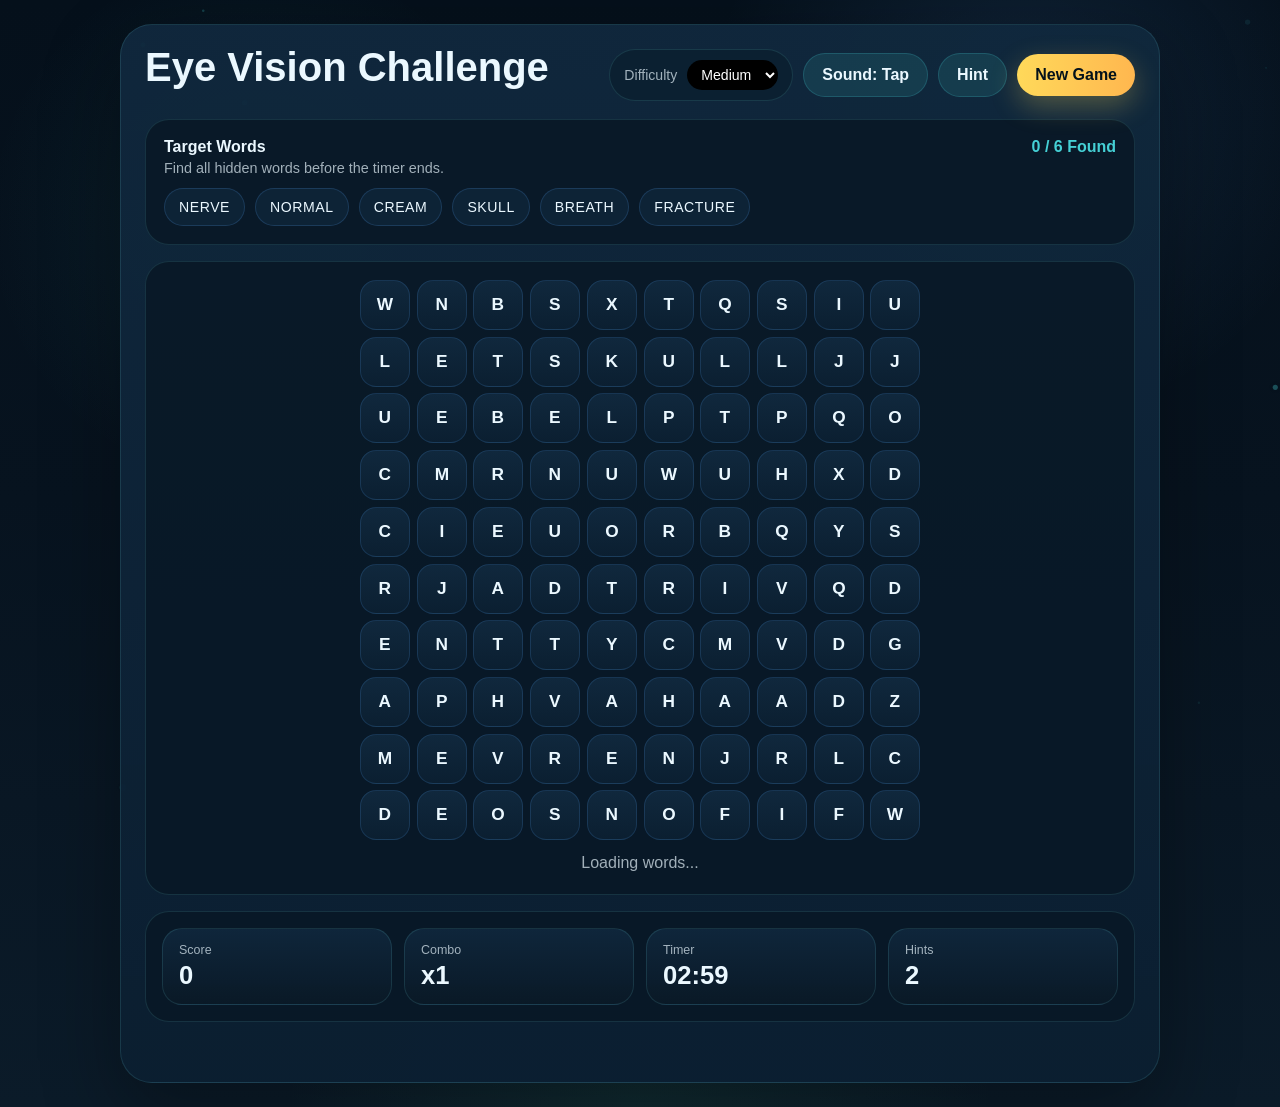
<file: index.html>
<!DOCTYPE html>
<html lang="en">
<head>
  <meta charset="UTF-8">
  <meta name="viewport" content="width=device-width, initial-scale=1.0">
  <title>Eye Vision Challenge</title>
  <link rel="stylesheet" href="style.css">
</head>
<body>
  <canvas id="particlesCanvas" class="particles-canvas" aria-hidden="true"></canvas>
  <main class="app-shell">
    <section class="game-card">
      <header class="hero-block">
        <div>
          <h1 class="game-title">Eye Vision Challenge</h1>
        </div>
        <div class="header-actions">
          <label class="select-wrap" for="difficultySelect">
            <span>Difficulty</span>
            <select id="difficultySelect">
              <option value="easy">Easy</option>
              <option value="medium" selected>Medium</option>
              <option value="hard">Hard</option>
            </select>
          </label>
          <button id="soundBtn" class="action-btn secondary" type="button" aria-pressed="true">Sound: On</button>
          <button id="hintBtn" class="action-btn secondary" type="button">Hint</button>
          <button id="newGameBtn" class="action-btn primary" type="button">New Game</button>
        </div>
      </header>
      <section class="word-panel">
        <div class="panel-heading">
          <div>
            <h2>Target Words</h2>
            <p>Find all hidden words before the timer ends.</p>
          </div>
          <div class="progress-meta">
            <span id="progressLabel">0 / 0 Found</span>
          </div>
        </div>
        <div id="wordList" class="word-list"></div>
      </section>
      <section class="board-panel">
        <div id="boardArea" class="board-area">
          <div id="selectionLine" class="selection-line" aria-hidden="true"></div>
          <div id="grid" class="word-grid" aria-label="Word finder grid"></div>
        </div>
        <div id="selectionPreview" class="selection-preview">Drag to select a word</div>
      </section>
      <section class="status-panel">
        <article class="status-card">
          <span class="status-label">Score</span>
          <strong id="scoreValue" class="status-value">0</strong>
        </article>
        <article class="status-card">
          <span class="status-label">Combo</span>
          <strong id="comboValue" class="status-value">x1</strong>
        </article>
        <article class="status-card">
          <span class="status-label">Timer</span>
          <strong id="timerValue" class="status-value">03:00</strong>
        </article>
        <article class="status-card">
          <span class="status-label">Hints</span>
          <strong id="hintValue" class="status-value">0</strong>
        </article>
      </section>
      <div id="toastMessage" class="toast-message" aria-live="polite"></div>
    </section>
  </main>
  <div id="gameOverModal" class="modal" aria-hidden="true">
    <div class="modal-backdrop"></div>
    <div class="modal-dialog" role="dialog" aria-modal="true" aria-labelledby="gameOverTitle">
      <h2 id="gameOverTitle">Game Over</h2>
      <p class="modal-copy">The timer has ended.</p>
      <div class="modal-stats">
        <div>
          <span>Final Score</span>
          <strong id="finalScore">0</strong>
        </div>
        <div>
          <span>Words Found</span>
          <strong id="finalWords">0 / 0</strong>
        </div>
      </div>
      <button id="retryBtn" class="action-btn primary modal-btn" type="button">Retry</button>
    </div>
  </div>
  <script src="script.js"></script>
</body>
</html>
</file>
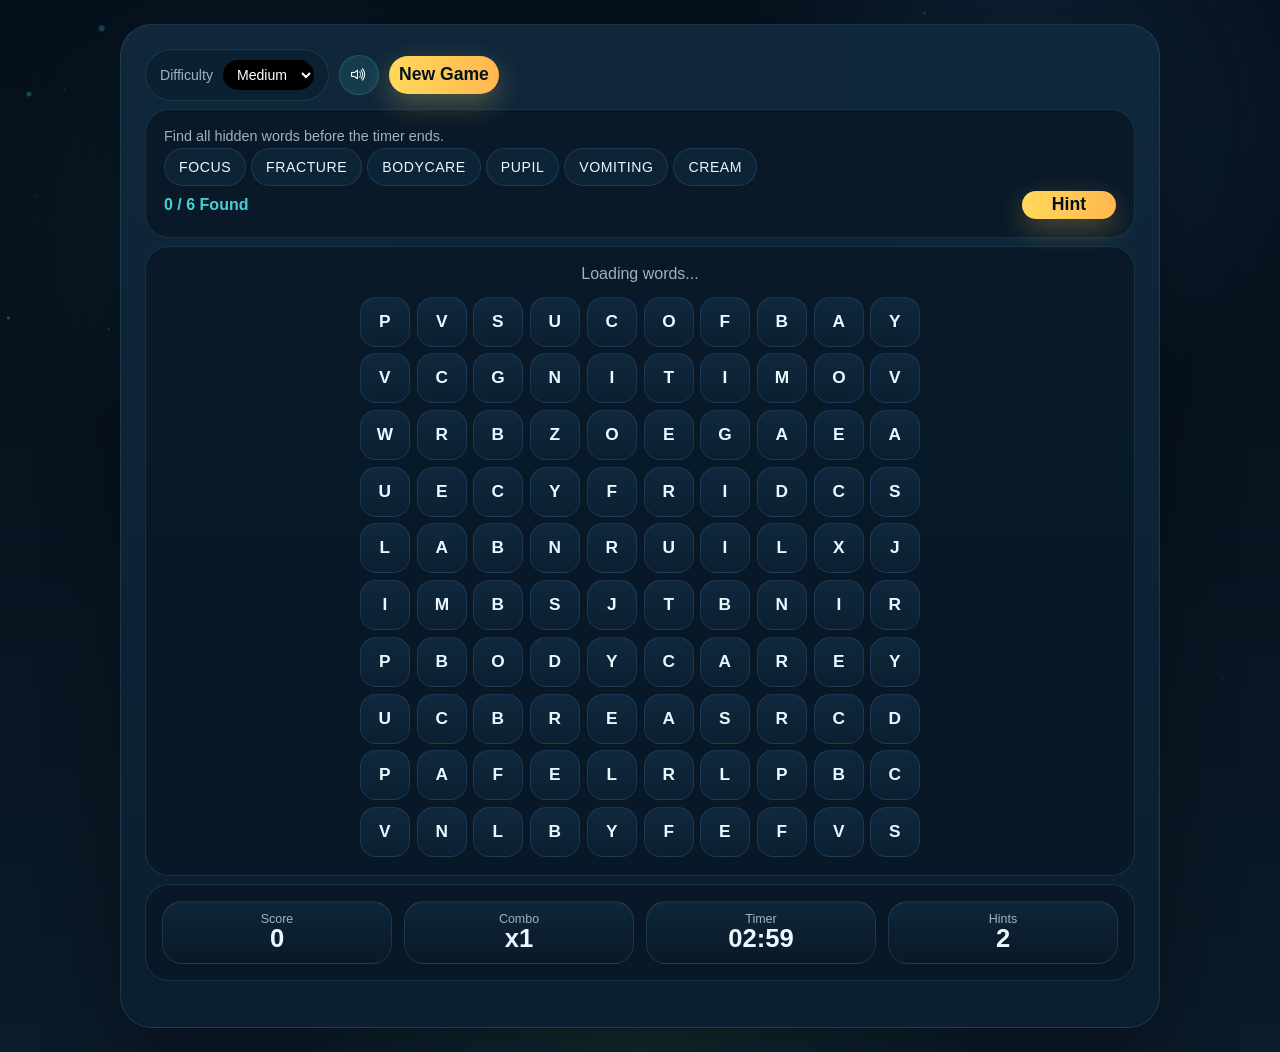
<file: word_index.html>
<!DOCTYPE html>
<html lang="en">
<head>
  <meta charset="UTF-8">
  <meta name="viewport" content="width=device-width, initial-scale=1.0">
<title>Word Game</title>
</xai:function_call name="edit_file">
<!-- <parameter name="path">WordSearch/word_index.html -->

  <link href="https://cdn.jsdelivr.net/npm/bootstrap-icons/font/bootstrap-icons.css" rel="stylesheet">
  
  <link rel="stylesheet" href="word_style.css">
</head>
<body>
  <canvas id="particlesCanvas" class="particles-canvas" aria-hidden="true"></canvas>
  <main class="app-shell">
    <section class="game-card">
      <header class="hero-block">
        <!-- <div>
<h1 class="game-title">Word Search</h1>
        </div> -->
        <div class="header-actions">
          <!-- <label class="select-wrap" for="difficultySelect">
            <span>Difficulty</span>
            <select id="difficultySelect">
              <option value="easy">Easy</option>
              <option value="medium" selected>Medium</option>
              <option value="hard">Hard</option>
            </select>
          </label> -->
            <label class="select-wrap" for="difficultySelect">
    <span>Difficulty</span>
    <select id="difficultySelect">
      <option value="easy">Easy</option>
      <option value="medium" selected>Medium</option>
      <option value="hard">Hard</option>
    </select>
  </label>
<!-- <button id="soundBtn" class="action-btn secondary" type="button" aria-pressed="true" title="Sound on - Click to turn off">🔊</button> -->
 <button id="soundBtn"
        class="action-btn secondary"
        type="button"
        aria-pressed="true"
        title="Sound on - Click to turn off">
  <i class="bi bi-volume-up-fill"></i>
</button>
          <!-- <button id="hintBtn" class="action-btn secondary" type="button">Hint</button> -->
          <button id="newGameBtn" class="action-btn primary" type="button">New Game</button>
        </div>
      </header>
      <section class="word-panel">
        <div class="panel-heading">
          <div>
            <!-- <h2>Target Words</h2> -->
            <p>Find all hidden words before the timer ends.</p>
          </div>
          <!-- <div class="progress-meta">
            <span id="progressLabel">0 / 0 Found</span>
          </div> -->
        </div>
        <div id="wordList" class="word-list"></div>
        <div class="progress-meta">
            <!-- <span id="progressLabel">0 / 0 Found</span>
          </div>
          <label class="select-wrap" for="difficultySelect">
            <span>Difficulty</span>
            <select id="difficultySelect">
              <option value="easy">Easy</option>
              <option value="medium" selected>Medium</option>
              <option value="hard">Hard</option>
            </select>
          </label> -->
          <div class="top-bar">
  <span id="progressLabel">0 / 6 Found</span>
   <button id="hintBtn" class="action-btn primary2" type="button">Hint</button>

  <!-- <label class="select-wrap" for="difficultySelect">
    <span>Difficulty</span>
    <select id="difficultySelect">
      <option value="easy">Easy</option>
      <option value="medium" selected>Medium</option>
      <option value="hard">Hard</option>
    </select>
  </label> -->
</div>
      </section>
      <section class="board-panel">
        <div id="selectionPreview" class="selection-preview">Drag to select a word</div>
        <div id="boardArea" class="board-area">
          <div id="selectionLine" class="selection-line" aria-hidden="true"></div>
          <div id="grid" class="word-grid" aria-label="Word finder grid"></div>
        </div>
        <!-- <div id="selectionPreview" class="selection-preview">Drag to select a word</div> -->
      </section>
      <section class="status-panel">
        <article class="status-card">
          <span class="status-label">Score</span>
          <strong id="scoreValue" class="status-value">0</strong>
        </article>
        <article class="status-card">
          <span class="status-label">Combo</span>
          <strong id="comboValue" class="status-value">x1</strong>
        </article>
        <article class="status-card">
          <span class="status-label">Timer</span>
          <strong id="timerValue" class="status-value">03:00</strong>
        </article>
        <article class="status-card">
          <span class="status-label">Hints</span>
          <strong id="hintValue" class="status-value">0</strong>
        </article>
      </section>
      <div id="toastMessage" class="toast-message" aria-live="polite"></div>
    </section>
  </main>
  <div id="gameOverModal" class="modal" aria-hidden="true">
    <div class="modal-backdrop"></div>
    <div class="modal-dialog" role="dialog" aria-modal="true" aria-labelledby="gameOverTitle">
      <h2 id="gameOverTitle">Game Over</h2>
      <p class="modal-copy">The timer has ended.</p>
      <div class="modal-stats">
        <div>
          <span>Final Score</span>
          <strong id="finalScore">0</strong>
        </div>
        <div>
          <span>Words Found</span>
          <strong id="finalWords">0 / 0</strong>
        </div>
      </div>
      <button id="retryBtn" class="action-btn primary modal-btn" type="button">Retry</button>
    </div>
  </div>
  <div id="completionModal" class="modal" aria-hidden="true">
    <div class="modal-backdrop"></div>
    <div class="modal-dialog" role="dialog" aria-modal="true" aria-labelledby="completionTitle">
      <h2 id="completionTitle">Congratulations!</h2>
      <p class="modal-copy">You completed the puzzle.</p>
      <button id="nextPuzzleBtn" class="action-btn primary modal-btn" type="button">Next</button>
    </div>
  </div>
  
  <script src="word_script.js"></script>
</body>
</html>
</file>
<file: style.css>
:root {
  --bg: #07131f;
  --panel: #10283d;
  --panel-strong: #0b1f31;
  --line: rgba(110, 210, 218, 0.14);
  --text: #ebf8ff;
  --muted: rgba(235, 248, 255, 0.68);
  --teal: #45d0d5;
  --green: #4ee38d;
  --yellow: #ffd95a;
  --red: #ff5b6e;
  --shadow: 0 28px 80px rgba(0, 0, 0, 0.32);
}

* { box-sizing: border-box; }
html, body { margin: 0; min-height: 100%; }

body {
  font-family: "Segoe UI", "Trebuchet MS", Arial, sans-serif;
  color: var(--text);
  background:
    radial-gradient(circle at 20% 20%, rgba(69, 208, 213, 0.08), transparent 20%),
    radial-gradient(circle at 80% 10%, rgba(90, 167, 255, 0.12), transparent 22%),
    radial-gradient(circle at 50% 100%, rgba(78, 227, 141, 0.08), transparent 28%),
    linear-gradient(180deg, #05101b, #07131f 45%, #0b1b29);
  overflow-x: hidden;
}

.particles-canvas {
  position: fixed;
  inset: 0;
  width: 100%;
  height: 100%;
  pointer-events: none;
  opacity: 0.45;
}

.app-shell {
  min-height: 100vh;
  display: flex;
  align-items: center;
  justify-content: center;
  padding: 24px;
  position: relative;
  z-index: 1;
}

.game-card {
  width: min(100%, 1040px);
  background: linear-gradient(180deg, rgba(16, 40, 61, 0.96), rgba(11, 31, 49, 0.98));
  border: 1px solid var(--line);
  border-radius: 32px;
  box-shadow: var(--shadow);
  padding: 24px;
}

.hero-block {
  display: flex;
  justify-content: space-between;
  gap: 20px;
  align-items: flex-start;
  margin-bottom: 18px;
}

.eyebrow {
  margin: 0 0 10px;
  color: var(--teal);
  text-transform: uppercase;
  letter-spacing: 0.14em;
  font-size: 0.72rem;
}

.game-title {
  margin: 0;
  font-size: clamp(1.5rem, 3.5vw, 2.5rem);
  line-height: 0.92;
}

.hero-copy {
  margin: 10px 0 0;
  max-width: 540px;
  color: var(--muted);
}

.header-actions {
  display: flex;
  gap: 10px;
  align-items: center;
  flex-wrap: wrap;
  justify-content: flex-end;
}

.select-wrap {
  display: flex;
  align-items: center;
  gap: 10px;
  padding: 10px 14px;
  border-radius: 999px;
  background: #0b2031;
  border: 1px solid var(--line);
  color: var(--muted);
  font-size: 0.88rem;
}

.select-wrap select {
  border: 0;
  outline: 0;
  background: #000;
  color: #fff;
  font: inherit;
  border-radius: 999px;
  padding: 6px 10px;
}

.action-btn {
  border: 0;
  border-radius: 999px;
  padding: 12px 18px;
  font: inherit;
  font-weight: 700;
  cursor: pointer;
  transition: transform 160ms ease, box-shadow 160ms ease, background 160ms ease;
}

.action-btn:hover { transform: translateY(-1px); }
.action-btn.primary {
  color: #04111a;
  background: linear-gradient(90deg, var(--yellow), #ffb74f);
  box-shadow: 0 10px 28px rgba(255, 217, 90, 0.28);
}

.action-btn.secondary {
  color: var(--text);
  background: rgba(69, 208, 213, 0.12);
  border: 1px solid rgba(69, 208, 213, 0.2);
}

.word-panel, .board-panel, .status-panel {
  border: 1px solid var(--line);
  background: rgba(9, 24, 38, 0.86);
  border-radius: 24px;
}

.word-panel { padding: 18px; margin-bottom: 16px; }

.panel-heading {
  display: flex;
  justify-content: space-between;
  gap: 16px;
  align-items: flex-start;
  margin-bottom: 12px;
}

.panel-heading h2 { margin: 0 0 4px; font-size: 1rem; }
.panel-heading p { margin: 0; color: var(--muted); font-size: 0.9rem; }
.progress-meta { color: var(--teal); font-weight: 700; white-space: nowrap; }

.word-list { display: flex; flex-wrap: wrap; gap: 10px; }

.word-pill {
  position: relative;
  padding: 10px 14px;
  border-radius: 999px;
  border: 1px solid rgba(90, 167, 255, 0.18);
  background: #0d2336;
  color: var(--text);
  font-size: 0.88rem;
  letter-spacing: 0.04em;
  overflow: hidden;
}

.word-pill.found {
  background: rgba(78, 227, 141, 0.16);
  border-color: rgba(78, 227, 141, 0.45);
  color: #d9ffe8;
}

.word-pill.found::after {
  content: "";
  position: absolute;
  left: 10px;
  right: 10px;
  top: 50%;
  height: 2px;
  background: currentColor;
  transform: scaleX(0);
  transform-origin: left center;
  animation: strike 280ms ease forwards;
}

.board-panel { padding: 18px; }
.board-panel { overflow: hidden; }
.board-area {
  position: relative;
  display: flex;
  justify-content: center;
  width: 100%;
  overflow-x: auto;
  overflow-y: hidden;
  -webkit-overflow-scrolling: touch;
}

.selection-line {
  position: absolute;
  left: 0;
  top: 0;
  height: 8px;
  border-radius: 999px;
  background: linear-gradient(90deg, rgba(255, 217, 90, 0.96), rgba(69, 208, 213, 0.96));
  box-shadow: 0 0 24px rgba(255, 217, 90, 0.35);
  transform-origin: left center;
  opacity: 0;
  z-index: 2;
  pointer-events: none;
}

.word-grid {
  --grid-size: 10;
  width: min(100%, 560px);
  max-width: 100%;
  display: grid;
  grid-template-columns: repeat(var(--grid-size), minmax(0, 1fr));
  gap: 7px;
  touch-action: none;
  position: relative;
  z-index: 3;
}

.grid-cell {
  aspect-ratio: 1;
  border: 1px solid rgba(90, 167, 255, 0.16);
  border-radius: 16px;
  background: linear-gradient(180deg, #10283d, #0b1f31);
  color: var(--text);
  display: grid;
  place-items: center;
  font-size: clamp(0.9rem, 1.5vw, 1.08rem);
  font-weight: 700;
  cursor: pointer;
  user-select: none;
  transition: transform 120ms ease, border-color 120ms ease, box-shadow 120ms ease, background 120ms ease;
  animation: cellIn 260ms ease both;
}

.grid-cell:hover {
  transform: translateY(-1px);
  border-color: rgba(69, 208, 213, 0.35);
  box-shadow: 0 8px 18px rgba(0, 0, 0, 0.22);
}

.grid-cell.selected {
  background: linear-gradient(180deg, rgba(255, 217, 90, 0.26), rgba(255, 217, 90, 0.12));
  border-color: rgba(255, 217, 90, 0.86);
  box-shadow: 0 0 20px rgba(255, 217, 90, 0.26);
}

.grid-cell.error {
  background: linear-gradient(180deg, rgba(255, 91, 110, 0.28), rgba(255, 91, 110, 0.1));
  border-color: rgba(255, 91, 110, 0.85);
  box-shadow: 0 0 22px rgba(255, 91, 110, 0.22);
  animation: wrongFlash 420ms ease;
}

.grid-cell.found {
  background: linear-gradient(180deg, rgba(78, 227, 141, 0.22), rgba(78, 227, 141, 0.08));
  border-color: rgba(78, 227, 141, 0.75);
  box-shadow: 0 0 24px rgba(78, 227, 141, 0.18);
}

.grid-cell.hint { animation: hintPulse 800ms ease 2; }
.grid-cell.explode { animation: explode 440ms ease; }

.selection-preview {
  margin-top: 14px;
  text-align: center;
  color: var(--muted);
  min-height: 22px;
}

.status-panel {
  margin-top: 16px;
  padding: 16px;
  display: grid;
  grid-template-columns: repeat(4, minmax(0, 1fr));
  gap: 12px;
}

.status-card {
  border-radius: 20px;
  background: linear-gradient(180deg, rgba(16, 40, 61, 0.92), rgba(10, 25, 39, 0.96));
  border: 1px solid var(--line);
  padding: 14px 16px;
}

.status-label {
  display: block;
  color: var(--muted);
  font-size: 0.78rem;
  margin-bottom: 4px;
}

.status-value {
  display: inline-block;
  font-size: clamp(1.15rem, 2vw, 1.7rem);
  transition: transform 180ms ease, color 180ms ease;
}

.status-value.bump { transform: scale(1.14); color: var(--yellow); }
.status-value.danger { color: var(--red); animation: flash 800ms linear infinite; }

.toast-message {
  margin-top: 14px;
  min-height: 22px;
  color: var(--yellow);
  font-weight: 700;
  text-align: center;
  opacity: 0;
  transform: translateY(8px);
  transition: opacity 180ms ease, transform 180ms ease;
}

.toast-message.show { opacity: 1; transform: translateY(0); }

.modal {
  position: fixed;
  inset: 0;
  display: flex;
  align-items: center;
  justify-content: center;
  padding: 24px;
  visibility: hidden;
  opacity: 0;
  transition: opacity 180ms ease, visibility 180ms ease;
  z-index: 10;
}

.modal.open { visibility: visible; opacity: 1; }
.modal-backdrop { position: absolute; inset: 0; background: rgba(2, 8, 14, 0.72); }

.modal-dialog {
  position: relative;
  width: min(100%, 420px);
  padding: 24px;
  border-radius: 28px;
  border: 1px solid var(--line);
  background: linear-gradient(180deg, #10283d, #0b1f31);
  box-shadow: var(--shadow);
  text-align: center;
}

.modal-dialog h2 { margin: 0 0 10px; }
.modal-copy { margin: 0 0 18px; color: var(--muted); }

.modal-stats {
  display: grid;
  grid-template-columns: repeat(2, 1fr);
  gap: 12px;
  margin-bottom: 18px;
}

.modal-stats div {
  padding: 14px;
  border-radius: 18px;
  border: 1px solid var(--line);
  background: rgba(12, 34, 52, 0.8);
}

.modal-stats span {
  display: block;
  color: var(--muted);
  font-size: 0.82rem;
  margin-bottom: 6px;
}

.modal-btn { width: 100%; }

@keyframes cellIn { from { opacity: 0; transform: scale(0.9); } to { opacity: 1; transform: scale(1); } }
@keyframes strike { to { transform: scaleX(1); } }
@keyframes flash { 0%, 100% { opacity: 1; } 50% { opacity: 0.35; } }
@keyframes explode { 0% { transform: scale(1); } 50% { transform: scale(1.14); } 100% { transform: scale(1); } }
@keyframes hintPulse { 0%, 100% { box-shadow: 0 0 0 rgba(69, 208, 213, 0); } 50% { box-shadow: 0 0 20px rgba(69, 208, 213, 0.4); } }
@keyframes wrongFlash { 0% { transform: translateX(0) scale(1); } 20% { transform: translateX(-3px) scale(1.03); } 40% { transform: translateX(3px) scale(0.99); } 60% { transform: translateX(-2px) scale(1.01); } 100% { transform: translateX(0) scale(1); } }

@media (max-width: 900px) {
  .hero-block { flex-direction: column; }
  .header-actions { width: 100%; justify-content: flex-start; }
  .header-actions > * { flex: 1 1 160px; }
  .select-wrap { justify-content: space-between; }
  .status-panel { grid-template-columns: repeat(2, minmax(0, 1fr)); }
}

@media (max-width: 600px) {
  .app-shell { padding: 14px; }
  .game-card { padding: 16px; border-radius: 24px; }
  .hero-copy { max-width: none; font-size: 0.92rem; }
  .panel-heading { flex-direction: column; }
  .progress-meta { white-space: normal; }
  .word-panel, .board-panel, .status-panel { border-radius: 20px; }
  .word-panel, .board-panel { padding: 14px; }
  .word-grid { width: 100%; gap: 4px; }
  .grid-cell { border-radius: 10px; font-size: clamp(0.72rem, 2.8vw, 0.9rem); }
  .word-pill { padding: 8px 12px; font-size: 0.8rem; }
  .status-panel { grid-template-columns: 1fr 1fr; }
  .status-card { padding: 12px 14px; border-radius: 16px; }
  .status-value { font-size: 1.05rem; }
  .modal-stats { grid-template-columns: 1fr; }
}

@media (max-width: 430px) {
  .app-shell { padding: 10px; }
  .game-card { padding: 12px; border-radius: 20px; }
  .game-title { font-size: clamp(1.8rem, 9vw, 2.4rem); }
  .header-actions { gap: 8px; }
  .header-actions > * { flex-basis: 100%; width: 100%; }
  .select-wrap, .action-btn { width: 100%; }
  .select-wrap {
    padding: 7px 10px;
    gap: 8px;
    font-size: 0.78rem;
    min-height: 38px;
  }
  .select-wrap select {
    padding: 4px 8px;
    font-size: 0.78rem;
    min-height: 28px;
  }
  .action-btn {
    padding: 8px 12px;
    font-size: 0.8rem;
    min-height: 38px;
  }
  .board-panel { padding: 10px; }
  .word-grid { gap: 3px; }
  .grid-cell {
    border-radius: 8px;
    font-size: clamp(0.66rem, 2.9vw, 0.8rem);
    border-width: 1px;
  }
  .selection-line { height: 6px; }
  .status-panel { gap: 8px; padding: 12px; }
}

@media (max-width: 360px) {
  .app-shell { padding: 8px; }
  .game-card { padding: 10px; }
  .word-panel, .board-panel { padding: 10px; }
  .word-grid { gap: 2px; }
  .grid-cell {
    border-radius: 7px;
    font-size: clamp(0.58rem, 2.7vw, 0.72rem);
  }
  .word-pill { padding: 7px 10px; font-size: 0.75rem; }
  .status-card { padding: 10px 12px; }
}
</file>
<file: word_style.css>
:root {
  --bg: #07131f;
  --panel: #10283d;
  --panel-strong: #0b1f31;
  --line: rgba(110, 210, 218, 0.14);
  --text: #ebf8ff;
  --muted: rgba(235, 248, 255, 0.68);
  --teal: #45d0d5;
  --green: #4ee38d;
  --yellow: #ffd95a;
  --red: #ff5b6e;
  --shadow: 0 28px 80px rgba(0, 0, 0, 0.32);
}

* { box-sizing: border-box; }
html, body { margin: 0; min-height: 100%; }

body {
  font-family: "Segoe UI", "Trebuchet MS", Arial, sans-serif;
  color: var(--text);
  background:
    radial-gradient(circle at 20% 20%, rgba(69, 208, 213, 0.08), transparent 20%),
    radial-gradient(circle at 80% 10%, rgba(90, 167, 255, 0.12), transparent 22%),
    radial-gradient(circle at 50% 100%, rgba(78, 227, 141, 0.08), transparent 28%),
    linear-gradient(180deg, #05101b, #07131f 45%, #0b1b29);
  overflow-x: hidden;
}

.particles-canvas {
  position: fixed;
  inset: 0;
  width: 100%;
  height: 100%;
  pointer-events: none;
  opacity: 0.45;
}

.app-shell {
  min-height: 100vh;
  display: flex;
  align-items: center;
  justify-content: center;
  padding: 24px;
  position: relative;
  z-index: 1;
}

.game-card {
  width: min(100%, 1040px);
  background: linear-gradient(180deg, rgba(16, 40, 61, 0.96), rgba(11, 31, 49, 0.98));
  border: 1px solid var(--line);
  border-radius: 32px;
  box-shadow: var(--shadow);
  padding: 24px;
}

.hero-block {
  display: flex;
  justify-content: space-between;
  gap: 20px;
  align-items: flex-start;
  margin-bottom: 8px;
}

.eyebrow {
  margin: 0 0 10px;
  color: var(--teal);
  text-transform: uppercase;
  letter-spacing: 0.14em;
  font-size: 0.72rem;
}

.game-title {
  margin: 0;
  font-size: clamp(1.5rem, 3.5vw, 2.5rem);
  line-height: 0.92;
}

.hero-copy {
  margin: 10px 0 0;
  max-width: 540px;
  color: var(--muted);
}

.header-actions {
  display: flex;
  gap: 10px;
  align-items: center;
  flex-wrap: nowrap;
  justify-content: flex-end;
}

/* Size decreased to 120x36px, undone per request */

.select-wrap {
  display: flex;
  align-items: center;
  gap: 10px;
  padding: 10px 14px;
  border-radius: 999px;
  background: #0b2031;
  border: 1px solid var(--line);
  color: var(--muted);
  font-size: 0.88rem;
  flex-direction: row;
}

.select-wrap select {
  border: 0;
  outline: 0;
  background: #000;
  color: #fff;
  font: inherit;
  border-radius: 999px;
  padding: 6px 10px;
}

.action-btn {
  border: 0;
  border-radius: 999px;
  padding: 10px 10px;
  font: inherit;
  font-weight: 700;
  cursor: pointer;
  transition: transform 160ms ease, box-shadow 160ms ease, background 160ms ease;
  white-space: nowrap;
  line-height: 1;
  font-size: 1.1em;
}

.action-btn#soundBtn {
  font-size: 1.1em;
}

.action-btn:hover { transform: translateY(-1px); }
.action-btn.primary {
  color: #04111a;
  background: linear-gradient(90deg, var(--yellow), #ffb74f);
  box-shadow: 0 10px 28px rgba(255, 217, 90, 0.28);
}
.action-btn.primary2 {
  color: #04111a;
  background: linear-gradient(90deg, var(--yellow), #ffb74f);
  box-shadow: 0 10px 28px rgba(255, 217, 90, 0.28);
  padding: 5px 30px;
}

.action-btn.secondary {
  color: var(--text);
  background: rgba(69, 208, 213, 0.12);
  border: 1px solid rgba(69, 208, 213, 0.2);
}

.word-panel, .board-panel, .status-panel {
  border: 1px solid var(--line);
  background: rgba(9, 24, 38, 0.86);
  border-radius: 24px;
}

.word-panel { padding: 18px; margin-bottom: 8px; }

.panel-heading {
  display: flex;
  justify-content: space-between;
  gap: 4px;
  align-items: flex-start;
  margin-bottom: 4px;
}

.panel-heading h2 { margin: 0 0 4px; font-size: 1rem; }
.panel-heading p { margin: 0; color: var(--muted); font-size: 0.9rem; }
.progress-meta { color: var(--teal); font-weight: 700; white-space: nowrap; }

.word-list { display: flex; flex-wrap: wrap; gap: 5px; margin-bottom: 5px;}

.word-pill {
  position: relative;
  padding: 10px 14px;
  border-radius: 999px;
  border: 1px solid rgba(90, 167, 255, 0.18);
  background: #0d2336;
  color: var(--text);
  font-size: 0.88rem;
  letter-spacing: 0.04em;
  overflow: hidden;
}

.word-pill.found {
  background: rgba(78, 227, 141, 0.16);
  border-color: rgba(78, 227, 141, 0.45);
  color: #d9ffe8;
}

.word-pill.found::after {
  content: "";
  position: absolute;
  left: 10px;
  right: 10px;
  top: 50%;
  height: 2px;
  background: currentColor;
  transform: scaleX(0);
  transform-origin: left center;
  animation: strike 280ms ease forwards;
}

.board-panel { padding: 18px; }
.board-panel { overflow: hidden; }
.board-area {
  position: relative;
  display: flex;
  justify-content: center;
  width: 100%;
  overflow-x: auto;
  overflow-y: hidden;
  -webkit-overflow-scrolling: touch;
}

.selection-line {
  position: absolute;
  left: 0;
  top: 0;
  height: 8px;
  border-radius: 999px;
  background: linear-gradient(90deg, rgba(255, 217, 90, 0.96), rgba(69, 208, 213, 0.96));
  box-shadow: 0 0 24px rgba(255, 217, 90, 0.35);
  transform-origin: left center;
  opacity: 0;
  z-index: 2;
  pointer-events: none;
}

.word-grid {
  --grid-size: 10;
  width: min(100%, 560px);
  max-width: 100%;
  display: grid;
  grid-template-columns: repeat(var(--grid-size), minmax(0, 1fr));
  gap: 7px;
  touch-action: none;
  position: relative;
  z-index: 3;
}

.grid-cell {
  aspect-ratio: 1;
  border: 1px solid rgba(90, 167, 255, 0.16);
  border-radius: 16px;
  background: linear-gradient(180deg, #10283d, #0b1f31);
  color: var(--text);
  display: grid;
  place-items: center;
  font-size: clamp(0.9rem, 1.5vw, 1.08rem);
  font-weight: 700;
  cursor: pointer;
  user-select: none;
  transition: transform 120ms ease, border-color 120ms ease, box-shadow 120ms ease, background 120ms ease;
  animation: cellIn 260ms ease both;
}

.grid-cell:hover {
  transform: translateY(-1px);
  border-color: rgba(69, 208, 213, 0.35);
  box-shadow: 0 8px 18px rgba(0, 0, 0, 0.22);
}

.grid-cell.selected {
  background: linear-gradient(180deg, rgba(255, 217, 90, 0.26), rgba(255, 217, 90, 0.12));
  border-color: rgba(255, 217, 90, 0.86);
  box-shadow: 0 0 20px rgba(255, 217, 90, 0.26);
}

.grid-cell.error {
  background: linear-gradient(180deg, rgba(255, 91, 110, 0.28), rgba(255, 91, 110, 0.1));
  border-color: rgba(255, 91, 110, 0.85);
  box-shadow: 0 0 22px rgba(255, 91, 110, 0.22);
  animation: wrongFlash 420ms ease;
}

.grid-cell.found {
  background: linear-gradient(180deg, rgba(78, 227, 141, 0.22), rgba(78, 227, 141, 0.08));
  border-color: rgba(78, 227, 141, 0.75);
  box-shadow: 0 0 24px rgba(78, 227, 141, 0.18);
}

.grid-cell.hint { animation: hintPulse 800ms ease 2; }
.grid-cell.explode { animation: explode 440ms ease; }

.selection-preview {
  margin-bottom: 10px;
  text-align: center;
  color: var(--muted);
  min-height: 22px;
}

.status-panel {
  margin-top: 8px;
  padding: 16px;
  display: flex;
  gap: 12px;
  flex-wrap: nowrap;
  overflow-x: auto;
}

.status-card {
  border-radius: 20px;
  background: linear-gradient(180deg, rgba(16, 40, 61, 0.92), rgba(10, 25, 39, 0.96));
  border: 1px solid var(--line);
  padding: 14px 16px;
  flex: 1;              /* makes all cards equal width */
  text-align: center;
  padding: 10px;
}


.status-label {
  display: block;
  color: var(--muted);
  font-size: 0.78rem;
  margin-bottom: -2px;
}

.status-value {
  display: inline-block;
  font-size: clamp(1.15rem, 2vw, 1.7rem);
  transition: transform 180ms ease, color 180ms ease;
}

.status-value.bump { transform: scale(1.14); color: var(--yellow); }
.status-value.danger { color: var(--red); animation: flash 800ms linear infinite; }

.toast-message {
  /* margin-top: 14px; */
  min-height: 22px;
  color: var(--yellow);
  font-weight: 700;
  text-align: center;
  opacity: 0;
  transform: translateY(8px);
  transition: opacity 180ms ease, transform 180ms ease;
}

.toast-message.show { opacity: 1; transform: translateY(0); }

.modal {
  position: fixed;
  inset: 0;
  display: flex;
  align-items: center;
  justify-content: center;
  padding: 24px;
  visibility: hidden;
  opacity: 0;
  transition: opacity 180ms ease, visibility 180ms ease;
  z-index: 10;
}

.modal.open { visibility: visible; opacity: 1; }
.modal-backdrop { position: absolute; inset: 0; background: rgba(2, 8, 14, 0.72); }

.modal-dialog {
  position: relative;
  width: min(100%, 420px);
  padding: 24px;
  border-radius: 28px;
  border: 1px solid var(--line);
  background: linear-gradient(180deg, #10283d, #0b1f31);
  box-shadow: var(--shadow);
  text-align: center;
}

.modal-dialog h2 { margin: 0 0 10px; }
.modal-copy { margin: 0 0 18px; color: var(--muted); }

.modal-stats {
  display: grid;
  grid-template-columns: repeat(2, 1fr);
  gap: 12px;
  margin-bottom: 18px;
}

.modal-stats div {
  padding: 14px;
  border-radius: 18px;
  border: 1px solid var(--line);
  background: rgba(12, 34, 52, 0.8);
}

.modal-stats span {
  display: block;
  color: var(--muted);
  font-size: 0.82rem;
  margin-bottom: 6px;
}

.modal-btn { width: 100%; }

@keyframes cellIn { from { opacity: 0; transform: scale(0.9); } to { opacity: 1; transform: scale(1); } }
@keyframes strike { to { transform: scaleX(1); } }
@keyframes flash { 0%, 100% { opacity: 1; } 50% { opacity: 0.35; } }
@keyframes explode { 0% { transform: scale(1); } 50% { transform: scale(1.14); } 100% { transform: scale(1); } }
@keyframes hintPulse { 0%, 100% { box-shadow: 0 0 0 rgba(69, 208, 213, 0); } 50% { box-shadow: 0 0 20px rgba(69, 208, 213, 0.4); } }
@keyframes wrongFlash { 0% { transform: translateX(0) scale(1); } 20% { transform: translateX(-3px) scale(1.03); } 40% { transform: translateX(3px) scale(0.99); } 60% { transform: translateX(-2px) scale(1.01); } 100% { transform: translateX(0) scale(1); } }

@media (max-width: 900px) {
  .hero-block { flex-direction: column; }
  .header-actions { width: 100%; justify-content: flex-start; }
  .header-actions > * { flex: 1 1 160px; }
  .select-wrap { justify-content: center; }
  .status-panel { grid-template-columns: repeat(2, minmax(0, 1fr)); }
}

@media (max-width: 600px) {
  .app-shell { padding: 14px; }
  .game-card { padding: 16px; border-radius: 24px; }
  .hero-copy { max-width: none; font-size: 0.92rem; }
  .panel-heading { flex-direction: column; }
  .progress-meta { white-space: normal; }
  .word-panel, .board-panel, .status-panel { border-radius: 20px; }
  .word-panel, .board-panel { padding: 10px; }
  .word-grid { width: 100%; gap: 4px; }
  .grid-cell { border-radius: 10px; font-size: clamp(0.72rem, 2.8vw, 0.9rem); }
  .word-pill { padding: 8px 12px; font-size: 0.8rem; }
  .status-panel { grid-template-columns: 1fr 1fr; }
  .status-card { padding: 5px 10px; border-radius: 16px; }
  .status-value { font-size: 1.05rem; }
  .modal-stats { grid-template-columns: 1fr; }
}

@media (max-width: 430px) {
  .app-shell { padding: 10px; }
  .game-card { padding: 10px 10px 3px 10px; border-radius: 20px; }
  .game-title { font-size: clamp(1.8rem, 9vw, 2.4rem); }
  .header-actions { gap: 5px; }
  .header-actions > * { flex-basis: 100%; width: 100%; }
  /* .select-wrap, .action-btn { width: 100%; } */
  .select-wrap {
    padding: 5px 10px;
    gap: 8px;
    font-size: 0.78rem;
    min-height: 38px;
  }
  .select-wrap select {
    padding: 4px 8px;
    font-size: 0.78rem;
    min-height: 28px;
  }
  .action-btn {
    padding: 5px 10px;
    font-size: 0.8rem;
    min-height: 38px;
  }
  .board-panel { padding: 10px; }
  .word-grid { gap: 3px; }
  .grid-cell {
    border-radius: 8px;
    font-size: clamp(0.66rem, 2.9vw, 0.8rem);
    border-width: 1px;
  }
  .selection-line { height: 6px; }
  .status-panel { gap: 8px; padding: 10px; }
}

@media (max-width: 360px) {
  .app-shell { padding: 8px; }
  .game-card { padding: 10px; }
  .word-panel, .board-panel { padding: 10px; }
  .word-grid { gap: 2px; }
  .grid-cell {
    border-radius: 7px;
    font-size: clamp(0.58rem, 2.7vw, 0.72rem);
  }
  .word-pill { padding: 7px 10px; font-size: 0.75rem; }
  .status-card { padding: 10px 12px; }
}

.top-bar {
  display: flex;
  align-items: center;
  justify-content: space-between; /* pushes them left & right */
  gap: 12px;
  flex-wrap: nowrap;
}

#progressLabel {
  white-space: nowrap;
}
</file>
